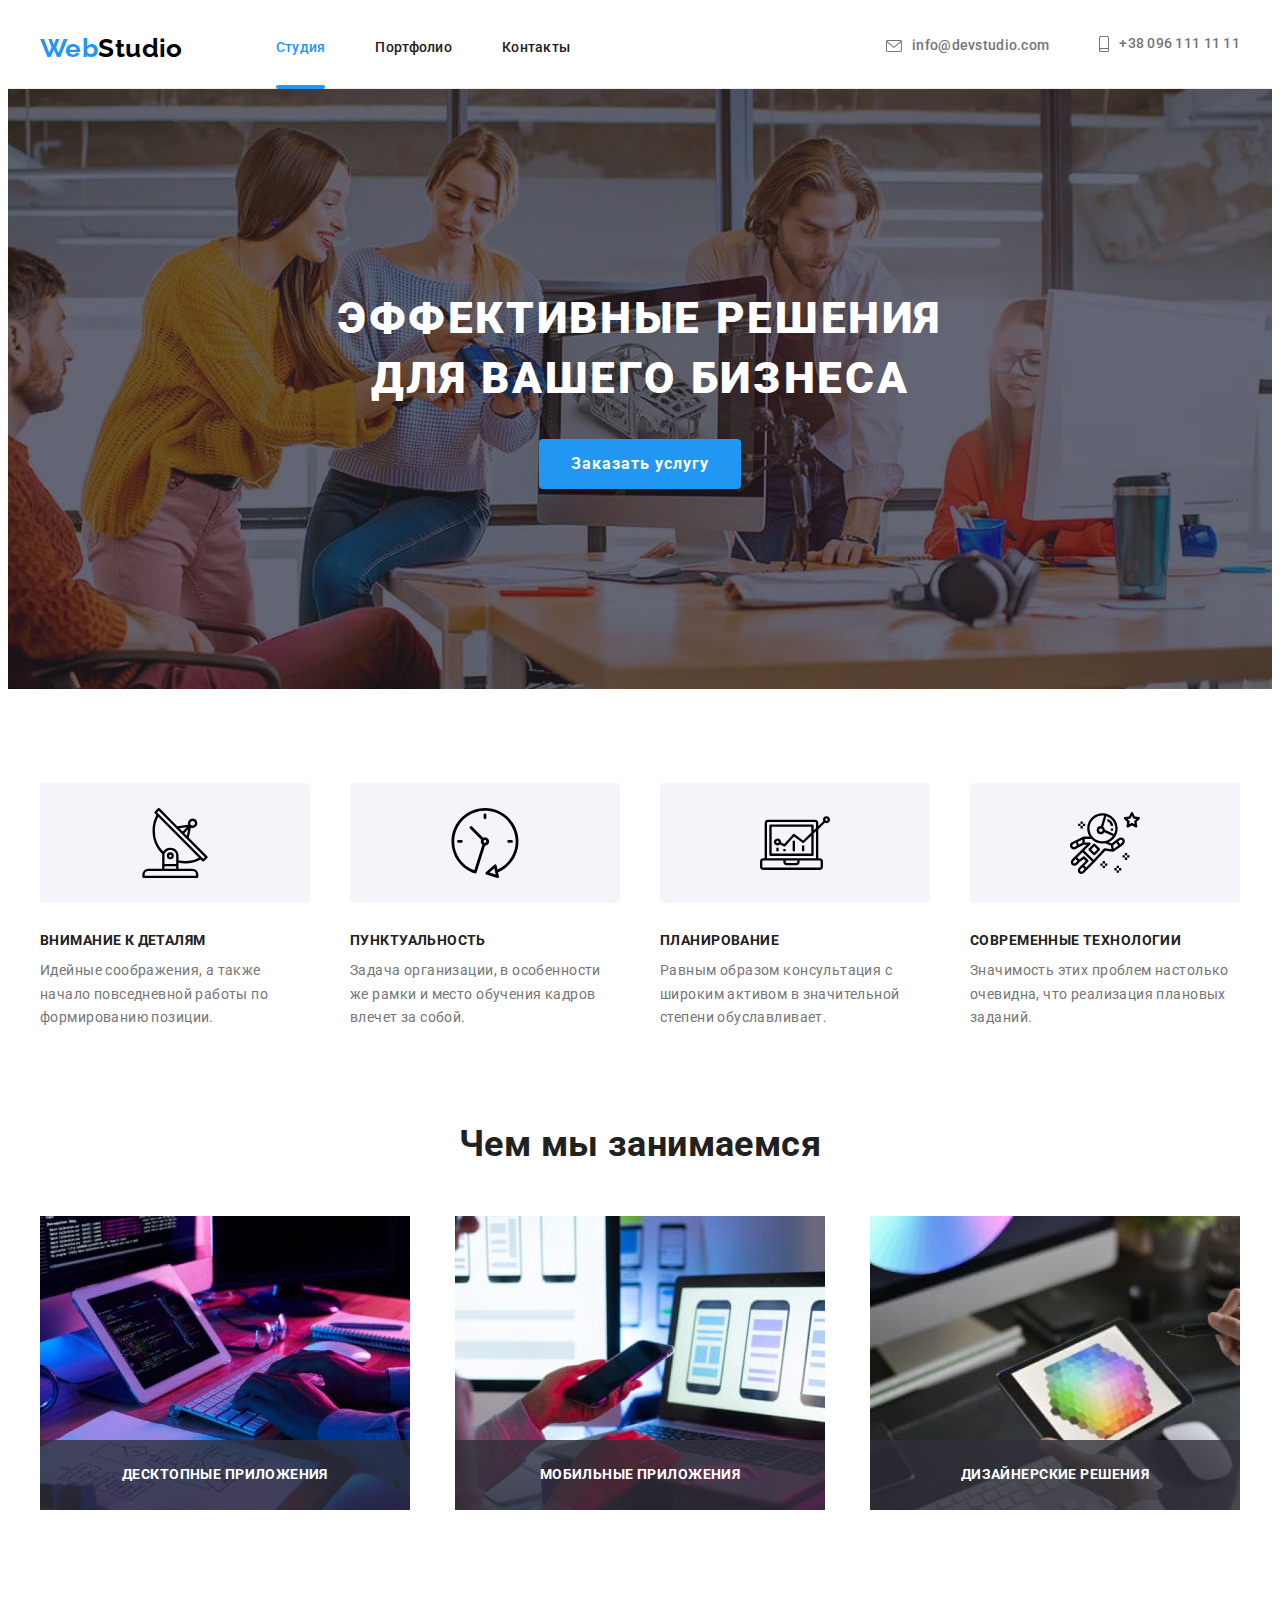
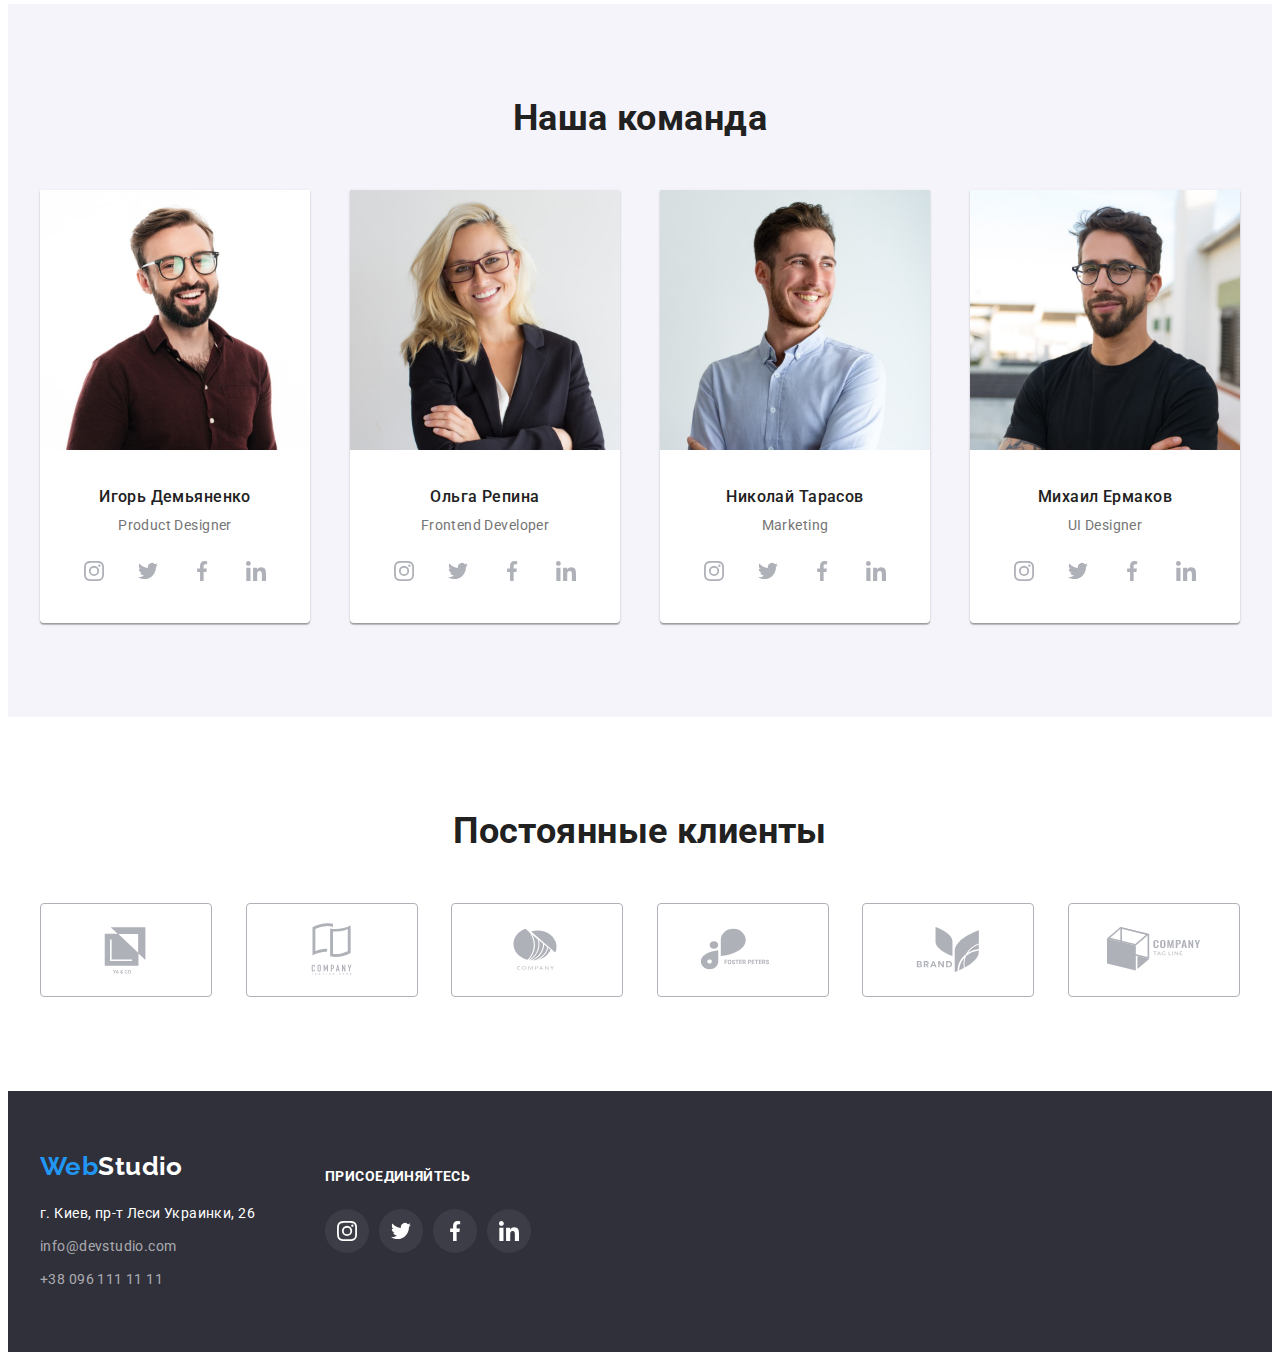
<file: index.html>
<!DOCTYPE html>
<html lang="ru">
  <head>
    <meta charset="UTF-8" />
    <meta http-equiv="X-UA-Compatible" content="IE=edge" />
    <meta name="viewport" content="width=device-width, initial-scale=1.0" />
    <title>WebStudio</title>
    <link
      href="https://fonts.googleapis.com/css2?family=Raleway:wght@700&family=Roboto:wght@400;500;700;900&display=swap"
      rel="stylesheet"
    />
    <link
      rel="stylesheet"
      href="https://cdnjs.cloudflare.com/ajax/libs/modern-normalize/1.1.0/modern-normalize.min.css"
      integrity="sha512-wpPYUAdjBVSE4KJnH1VR1HeZfpl1ub8YT/NKx4PuQ5NmX2tKuGu6U/JRp5y+Y8XG2tV+wKQpNHVUX03MfMFn9Q=="
      crossorigin="anonymous"
      referrerpolicy="no-referrer"
    />
    <link rel="stylesheet" href="./css/style.css" />
  </head>
  <body>
    <!-- Модальное окно -->
    <div class="backdrop is-hidden" data-modal>
      <div class="modal">
        <button class="modal-button" data-modal-close>
          <svg width="30" height="30" class="modal-icon">
            <use href="./images/icons.svg#icon-close"></use>
          </svg>
        </button>
      </div>
    </div>

    <!-- Шапка сайта -->
    <header>
      <section class="header">
        <div class="container main-nav">
          <nav class="left-nav">
            <a href="./index.html" class="logo"
              ><span class="logo-accent">Web</span>Studio</a
            >

            <ul class="nav list">
              <li class="item">
                <a href="" class="nav-link current">Студия</a>
              </li>
              <li class="item">
                <a href="./portfolio.html" class="nav-link">Портфолио</a>
              </li>
              <li class="item"><a href="" class="nav-link">Контакты</a></li>
            </ul>
          </nav>

          <ul class="address-list list">
            <li class="item">
              <a href="mailto:info@devstudio.com" class="address-info">
                <svg width="16" height="12" class="header-icon">
                  <use href="./images/icons.svg#icon-envelope"></use>
                </svg>
                info@devstudio.com</a
              >
            </li>
            <li class="item">
              <a href="tel:+380961111111" class="address-info">
                <svg width="10" height="16" class="header-icon">
                  <use href="./images/icons.svg#icon-smartphone"></use>
                </svg>
                +38 096 111 11 11</a
              >
            </li>
          </ul>
        </div>
      </section>
    </header>

    <!-- Главная секция -->
    <main>
      <!-- Герой -->
      <section class="hero">
        <h1 class="hero-title">Эффективные решения для вашего бизнеса</h1>
        <button type="button" class="hero-button button" data-modal-open>
          Заказать услугу
        </button>
      </section>

      <!-- Наши преимущества -->
      <section class="features">
        <div class="container">
          <ul class="list">
            <li class="item">
              <div class="featutes-card">
                <svg width="70" height="70" class="item-icon">
                  <use href="./images/icons.svg#icon-antenna"></use>
                </svg>
              </div>
              <h3 class="features-title">Внимание к деталям</h3>
              <p>
                Идейные соображения, а также начало повседневной работы по
                формированию позиции.
              </p>
            </li>
            <li class="item">
              <div class="featutes-card">
                <svg width="70" height="70" class="item-icon">
                  <use href="./images/icons.svg#icon-clock"></use>
                </svg>
              </div>
              <h3 class="features-title">Пунктуальность</h3>
              <p class="features-description">
                Задача организации, в особенности же рамки и место обучения
                кадров влечет за собой.
              </p>
            </li>
            <li class="item">
              <div class="featutes-card">
                <svg width="70" height="70" class="item-icon">
                  <use href="./images/icons.svg#icon-diagram"></use>
                </svg>
              </div>
              <h3 class="features-title">Планирование</h3>
              <p class="features-description">
                Равным образом консультация с широким активом в значительной
                степени обуславливает.
              </p>
            </li>
            <li class="item">
              <div class="featutes-card">
                <svg width="70" height="70" class="item-icon">
                  <use href="./images/icons.svg#icon-astronaut"></use>
                </svg>
              </div>
              <h3 class="features-title">Современные технологии</h3>
              <p class="features-description">
                Значимость этих проблем настолько очевидна, что реализация
                плановых заданий.
              </p>
            </li>
          </ul>
        </div>
      </section>

      <!-- Чем мы занимаемся -->
      <section class="services">
        <div class="container">
          <h2 class="services-title title">Чем мы занимаемся</h2>

          <ul class="services-list list">
            <li class="item">
              <img
                src="./images/box1.jpeg"
                width="370"
                height="294"
                alt="Человек набирает код на планшете. Рядом блок-схема и монитор"
              />

              <div class="caption">
                <h3 class="caption-text">Десктопные приложения</h3>
              </div>
            </li>
            <li class="item">
              <img
                src="./images/box2.jpeg"
                width="370"
                height="294"
                alt="Человек делает прототипы экранов и держит телефон"
              />

              <div class="caption">
                <h3 class="caption-text">Мобильные приложения</h3>
              </div>
            </li>
            <li class="item">
              <img
                src="./images/box3.jpeg"
                width="370"
                height="294"
                alt="Человек держит планшет с цветовой схемой. На заднем плане монитор, клавиатура и компьютерная мышь"
              />

              <div class="caption">
                <h3 class="caption-text">Дизайнерские решения</h3>
              </div>
            </li>
          </ul>
        </div>
      </section>

      <!-- Наша команда -->
      <section class="team">
        <div class="container">
          <h2 class="team-title title">Наша команда</h2>

          <ul class="team-list list">
            <li class="item">
              <img
                src="./images/img.jpeg"
                width="270"
                height="260"
                alt="Парень в очках и красной рубашке улыбается"
                class="image"
              />
              <div class="item-content">
                <h3 class="name">Игорь Демьяненко</h3>
                <p class="job">Product Designer</p>

                <div class="socials">
                  <a href="#" class="social-container">
                    <svg width="20" height="20" class="team-social">
                      <use href="./images/icons.svg#icon-instagram"></use>
                    </svg>
                  </a>

                  <a href="#" class="social-container">
                    <svg width="20" height="20" class="team-social">
                      <use href="./images/icons.svg#icon-twitter"></use>
                    </svg>
                  </a>

                  <a href="#" class="social-container">
                    <svg width="20" height="20" class="team-social">
                      <use href="./images/icons.svg#icon-facebook"></use>
                    </svg>
                  </a>

                  <a href="#" class="social-container">
                    <svg width="20" height="20" class="team-social">
                      <use href="./images/icons.svg#icon-linkedin"></use>
                    </svg>
                  </a>
                </div>
              </div>
            </li>
            <li class="item">
              <img
                src="./images/img-1.jpeg"
                width="270"
                height="260"
                alt="Женщина со светлыми очками в очках и пиджаке улыбается"
                class="image"
              />
              <div class="item-content">
                <h3 class="name">Ольга Репина</h3>
                <p class="job">Frontend Developer</p>

                <div class="socials">
                  <a href="#" class="social-container">
                    <svg width="20" height="20" class="team-social">
                      <use href="./images/icons.svg#icon-instagram"></use>
                    </svg>
                  </a>

                  <a href="#" class="social-container">
                    <svg width="20" height="20" class="team-social">
                      <use href="./images/icons.svg#icon-twitter"></use>
                    </svg>
                  </a>

                  <a href="#" class="social-container">
                    <svg width="20" height="20" class="team-social">
                      <use href="./images/icons.svg#icon-facebook"></use>
                    </svg>
                  </a>

                  <a href="#" class="social-container">
                    <svg width="20" height="20" class="team-social">
                      <use href="./images/icons.svg#icon-linkedin"></use>
                    </svg>
                  </a>
                </div>
              </div>
            </li>
            <li class="item">
              <img
                src="./images/img-2.jpeg"
                width="270"
                height="260"
                alt="Парень в голубой рубашке улыбается"
                class="image"
              />
              <div class="item-content">
                <h3 class="name">Николай Тарасов</h3>
                <p class="job">Marketing</p>

                <div class="socials">
                  <a href="#" class="social-container">
                    <svg width="20" height="20" class="team-social">
                      <use href="./images/icons.svg#icon-instagram"></use>
                    </svg>
                  </a>

                  <a href="#" class="social-container">
                    <svg width="20" height="20" class="team-social">
                      <use href="./images/icons.svg#icon-twitter"></use>
                    </svg>
                  </a>

                  <a href="#" class="social-container">
                    <svg width="20" height="20" class="team-social">
                      <use href="./images/icons.svg#icon-facebook"></use>
                    </svg>
                  </a>

                  <a href="#" class="social-container">
                    <svg width="20" height="20" class="team-social">
                      <use href="./images/icons.svg#icon-linkedin"></use>
                    </svg>
                  </a>
                </div>
              </div>
            </li>
            <li class="item">
              <img
                src="./images/img-3.jpeg"
                width="270"
                height="260"
                alt="Парень в очках и черной футболке ухмыляется"
              />
              <div class="item-content">
                <h3 class="name">Михаил Ермаков</h3>
                <p class="job">UI Designer</p>

                <div class="socials">
                  <a href="#" class="social-container">
                    <svg width="20" height="20" class="team-social">
                      <use href="./images/icons.svg#icon-instagram"></use>
                    </svg>
                  </a>

                  <a href="#" class="social-container">
                    <svg width="20" height="20" class="team-social">
                      <use href="./images/icons.svg#icon-twitter"></use>
                    </svg>
                  </a>

                  <a href="#" class="social-container">
                    <svg width="20" height="20" class="team-social">
                      <use href="./images/icons.svg#icon-facebook"></use>
                    </svg>
                  </a>

                  <a href="#" class="social-container">
                    <svg width="20" height="20" class="team-social">
                      <use href="./images/icons.svg#icon-linkedin"></use>
                    </svg>
                  </a>
                </div>
              </div>
            </li>
          </ul>
        </div>
      </section>
    </main>

    <!-- Постоянные клиенты -->
    <section class="clients">
      <div class="container">
        <h2 class="title">Постоянные клиенты</h2>

        <div class="clients-list">
          <a href="#" class="clients-container">
            <svg width="106" height="60" class="clients-icon">
              <use href="./images/icons.svg#icon-logo-1"></use>
            </svg>
          </a>

          <a href="#" class="clients-container">
            <svg width="106" height="60" class="clients-icon">
              <use href="./images/icons.svg#icon-logo-2"></use>
            </svg>
          </a>

          <a href="#" class="clients-container">
            <svg width="106" height="60" class="clients-icon">
              <use href="./images/icons.svg#icon-logo-3"></use>
            </svg>
          </a>

          <a href="#" class="clients-container">
            <svg width="106" height="60" class="clients-icon">
              <use href="./images/icons.svg#icon-logo-4"></use>
            </svg>
          </a>

          <a href="#" class="clients-container">
            <svg width="106" height="60" class="clients-icon">
              <use href="./images/icons.svg#icon-logo-5"></use>
            </svg>
          </a>

          <a href="#" class="clients-container">
            <svg width="106" height="60" class="clients-icon">
              <use href="./images/icons.svg#icon-logo-6"></use>
            </svg>
          </a>
        </div>
      </div>
    </section>

    <!-- Футер -->
    <footer class="footer">
      <div class="container">
        <div class="footer-container">
          <div class="address-data">
            <a href="./index.html" class="footer-logo logo"
              ><span class="logo-accent">Web</span>Studio</a
            >
            <address class="footer-address">
              г. Киев, пр-т Леси Украинки, 26
            </address>
            <ul class="address list">
              <li class="item">
                <a href="mailto:info@devstudio.com" class="address-info"
                  >info@devstudio.com</a
                >
              </li>
              <li class="item">
                <a href="tel:+380961111111" class="address-info"
                  >+38 096 111 11 11</a
                >
              </li>
            </ul>
          </div>

          <div class="socials">
            <h3 class="socials-title">присоединяйтесь</h3>

            <div class="socials-container">
              <a href="#" class="social-area">
                <svg width="20" height="20" class="footer-social">
                  <use href="./images/icons.svg#icon-instagram"></use>
                </svg>
              </a>

              <a href="#" class="social-area">
                <svg width="20" height="20" class="footer-social">
                  <use href="./images/icons.svg#icon-twitter"></use>
                </svg>
              </a>

              <a href="#" class="social-area">
                <svg width="20" height="20" class="footer-social">
                  <use href="./images/icons.svg#icon-facebook"></use>
                </svg>
              </a>

              <a href="#" class="social-area">
                <svg width="20" height="20" class="footer-social">
                  <use href="./images/icons.svg#icon-linkedin"></use>
                </svg>
              </a>
            </div>
          </div>
        </div>
      </div>
    </footer>

    <script src="./js/modal.js"></script>
  </body>
</html>
</file>
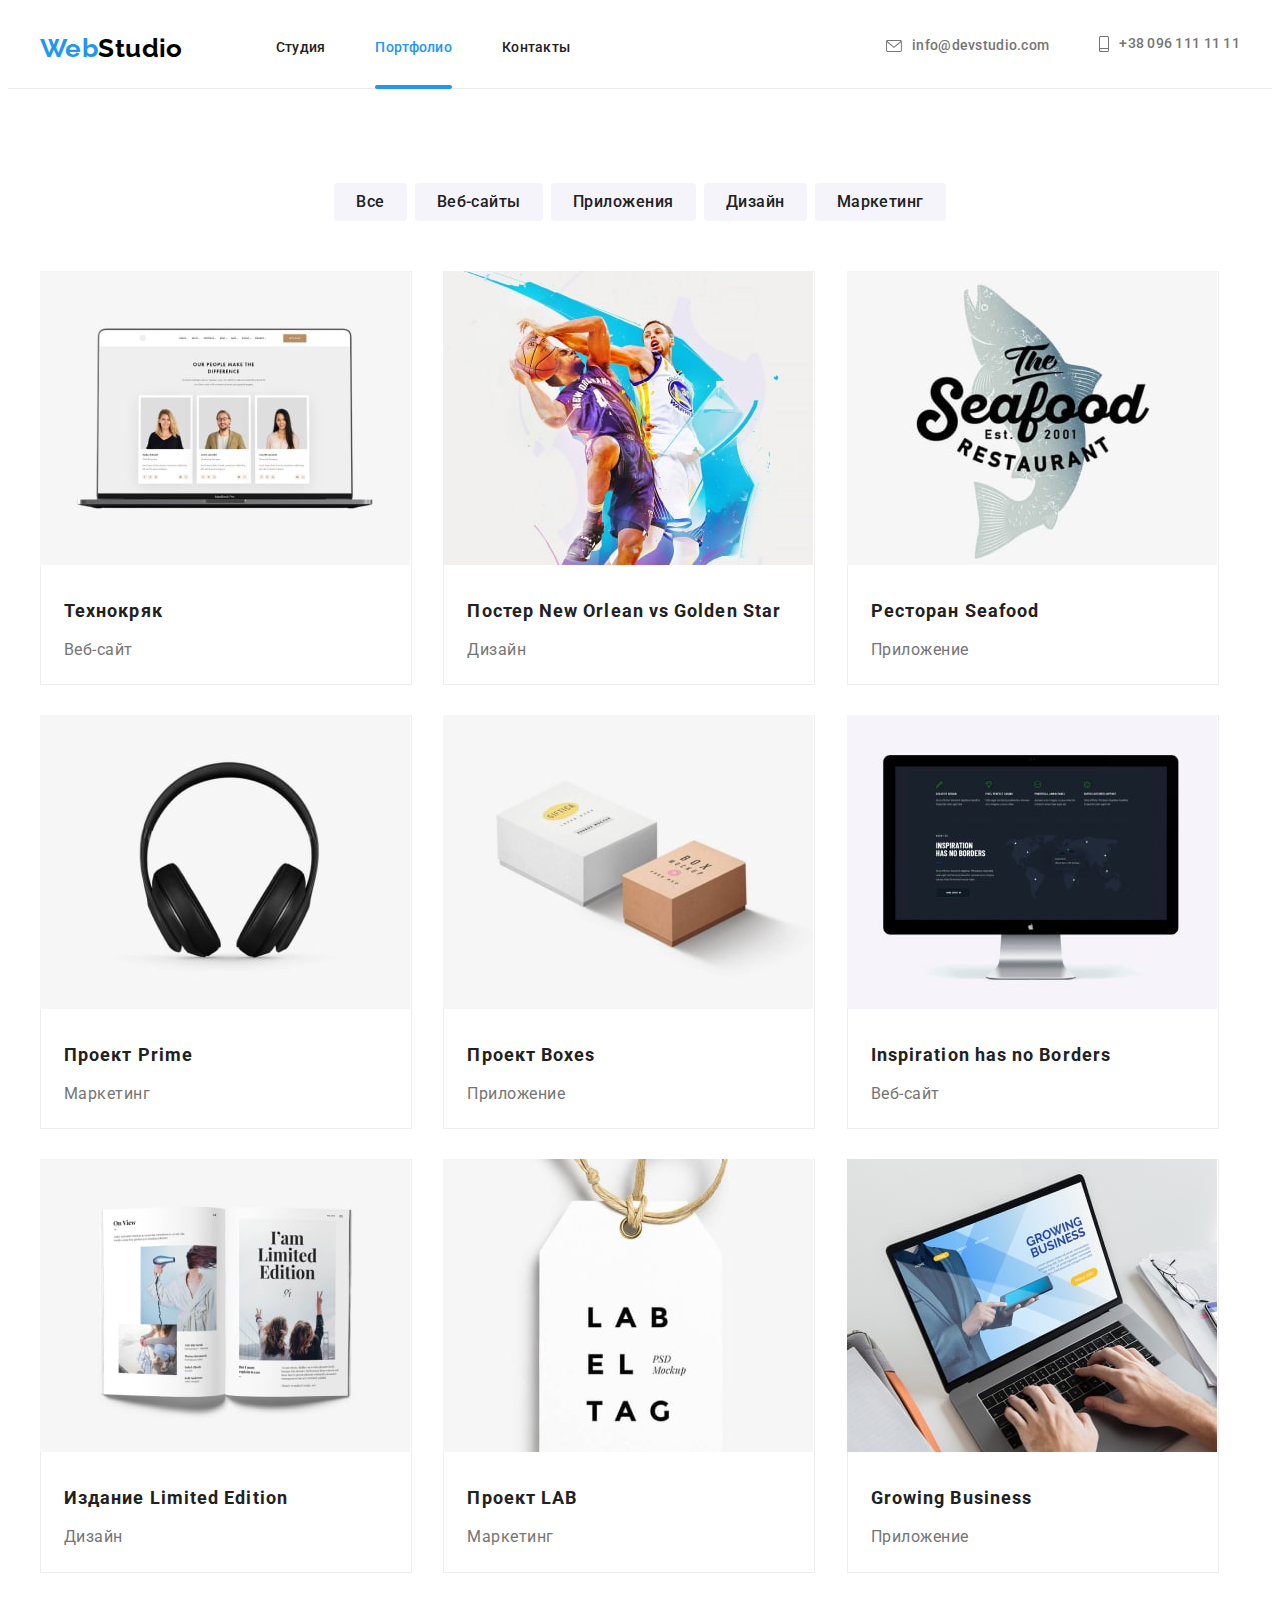
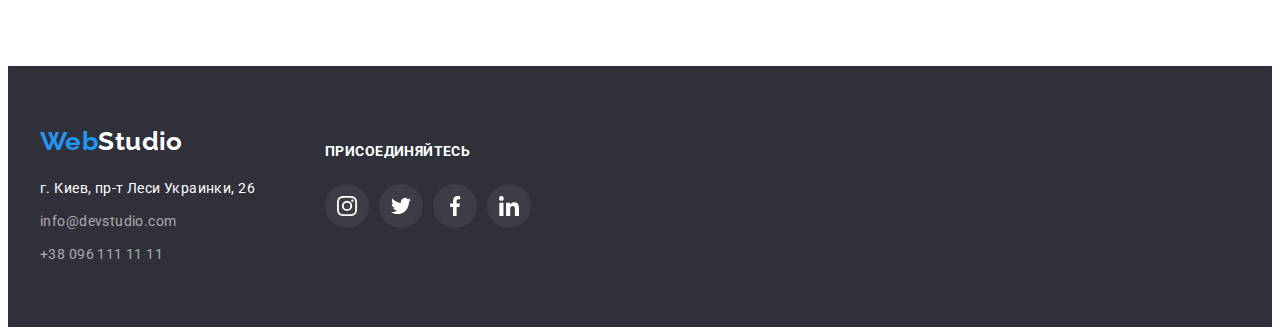
<file: portfolio.html>
<!DOCTYPE html>
<html lang="ru">
  <head>
    <meta charset="UTF-8" />
    <meta http-equiv="X-UA-Compatible" content="IE=edge" />
    <meta name="viewport" content="width=device-width, initial-scale=1.0" />
    <title>Portfolio</title>
    <link
      href="https://fonts.googleapis.com/css2?family=Raleway:wght@700&family=Roboto:wght@400;500;700;900&display=swap"
      rel="stylesheet"
    />
    <link
      rel="stylesheet"
      href="https://cdnjs.cloudflare.com/ajax/libs/modern-normalize/1.1.0/modern-normalize.min.css"
      integrity="sha512-wpPYUAdjBVSE4KJnH1VR1HeZfpl1ub8YT/NKx4PuQ5NmX2tKuGu6U/JRp5y+Y8XG2tV+wKQpNHVUX03MfMFn9Q=="
      crossorigin="anonymous"
      referrerpolicy="no-referrer"
    />
    <link rel="stylesheet" href="./css/style.css" />
  </head>
  <body>
    <!-- Шапка сайта -->
    <header>
      <section class="header">
        <div class="container main-nav">
          <nav class="left-nav">
            <a href="./index.html" class="logo"
              ><span class="logo-accent">Web</span>Studio</a
            >

            <ul class="nav list">
              <li class="item">
                <a href="./index.html" class="nav-link">Студия</a>
              </li>
              <li class="item">
                <a href="" class="nav-link current">Портфолио</a>
              </li>
              <li class="item"><a href="" class="nav-link">Контакты</a></li>
            </ul>
          </nav>

          <ul class="address-list list">
            <li class="item">
              <a href="mailto:info@devstudio.com" class="address-info">
                <svg width="16" height="12" class="header-icon">
                  <use href="./images/icons.svg#icon-envelope"></use>
                </svg>
                info@devstudio.com</a
              >
            </li>
            <li class="item">
              <a href="tel:+380961111111" class="address-info">
                <svg width="10" height="16" class="header-icon">
                  <use href="./images/icons.svg#icon-smartphone"></use>
                </svg>
                +38 096 111 11 11</a
              >
            </li>
          </ul>
        </div>
      </section>
    </header>

    <!-- Портфолио -->
    <section class="portfolio">
      <div class="container">
        <ul class="portfolio-list list">
          <li class="item">
            <button type="button" class="portfolio-button button">Все</button>
          </li>
          <li class="item">
            <button type="button" class="portfolio-button button">
              Веб-сайты
            </button>
          </li>
          <li class="item">
            <button type="button" class="portfolio-button button">
              Приложения
            </button>
          </li>
          <li class="item">
            <button type="button" class="portfolio-button button">
              Дизайн
            </button>
          </li>
          <li class="item">
            <button type="button" class="portfolio-button button">
              Маркетинг
            </button>
          </li>
        </ul>

        <div class="list-content">
          <ul class="portfolio-content list">
            <li class="portfolio-project">
              <a href="" class="portfolio-item">
                <div class="item-border"></div>
                <div class="portfolio-img">
                  <img
                    src="./images/images-portfolio/img-min.jpg"
                    alt="ноутбук с изображением команды на экране"
                    width="100%"
                    height="294"
                    class="image"
                  />

                  <div class="caption">
                    <p class="text">
                      Технокряк это современная площадка распространения
                      коронавируса. Компании используют эту платформу для
                      цифрового шпионажа и атак на защищённые сервера
                      конкурентов.
                    </p>
                  </div>
                </div>

                <div class="description-content">
                  <h2 class="portfolio-title">Технокряк</h2>
                  <p class="portfolio-description">Веб-сайт</p>
                </div>
              </a>
            </li>
            <li class="portfolio-project">
              <a href="" class="portfolio-item">
                <div class="item-border"></div>
                <div class="portfolio-img">
                  <img
                    src="./images/images-portfolio/img-1-min.jpg"
                    alt="баскетболисты ловят мяч"
                    width="370"
                    height="294"
                  />

                  <div class="caption">
                    <p class="text">
                      Технокряк это современная площадка распространения
                      коронавируса. Компании используют эту платформу для
                      цифрового шпионажа и атак на защищённые сервера
                      конкурентов.
                    </p>
                  </div>
                </div>

                <div class="description-content">
                  <h2 class="portfolio-title">
                    Постер <span lang="en">New Orlean vs Golden Star</span>
                  </h2>
                  <p class="portfolio-description">Дизайн</p>
                </div>
              </a>
            </li>

            <li class="portfolio-project">
              <a href="" class="portfolio-item">
                <div class="item-border"></div>
                <div class="portfolio-img">
                  <img
                    src="./images/images-portfolio/img-2-min.jpg"
                    alt="изображение названия ресторана"
                    width="370"
                    height="294"
                  />

                  <div class="caption">
                    <p class="text">
                      Технокряк это современная площадка распространения
                      коронавируса. Компании используют эту платформу для
                      цифрового шпионажа и атак на защищённые сервера
                      конкурентов.
                    </p>
                  </div>
                </div>

                <div class="description-content">
                  <h2 class="portfolio-title">
                    Ресторан <span lang="en">Seafood</span>
                  </h2>
                  <p class="portfolio-description">Приложение</p>
                </div>
              </a>
            </li>

            <li class="portfolio-project">
              <a href="" class="portfolio-item">
                <div class="item-border"></div>
                <div class="portfolio-img">
                  <img
                    src="./images/images-portfolio/img-3-min.jpg"
                    alt="наушники"
                    width="370"
                    height="294"
                  />

                  <div class="caption">
                    <p class="text">
                      Технокряк это современная площадка распространения
                      коронавируса. Компании используют эту платформу для
                      цифрового шпионажа и атак на защищённые сервера
                      конкурентов.
                    </p>
                  </div>
                </div>

                <div class="description-content">
                  <h2 class="portfolio-title">
                    Проект <span lang="en">Prime</span>
                  </h2>
                  <p class="portfolio-description">Маркетинг</p>
                </div>
              </a>
            </li>

            <li class="portfolio-project">
              <a href="" class="portfolio-item">
                <div class="item-border"></div>
                <div class="portfolio-img">
                  <img
                    src="./images/images-portfolio/img-4-min.jpg"
                    alt="две коробки"
                    width="370"
                    height="294"
                  />

                  <div class="caption">
                    <p class="text">
                      Технокряк это современная площадка распространения
                      коронавируса. Компании используют эту платформу для
                      цифрового шпионажа и атак на защищённые сервера
                      конкурентов.
                    </p>
                  </div>
                </div>

                <div class="description-content">
                  <h2 class="portfolio-title">
                    Проект <span lang="en">Boxes</span>
                  </h2>
                  <p class="portfolio-description">Приложение</p>
                </div>
              </a>
            </li>

            <li class="portfolio-project">
              <a href="" class="portfolio-item">
                <div class="item-border"></div>
                <div class="portfolio-img">
                  <img
                    src="./images/images-portfolio/img-5-min.jpg"
                    alt="монитор"
                    width="370"
                    height="294"
                  />

                  <div class="caption">
                    <p class="text">
                      Технокряк это современная площадка распространения
                      коронавируса. Компании используют эту платформу для
                      цифрового шпионажа и атак на защищённые сервера
                      конкурентов.
                    </p>
                  </div>
                </div>

                <div class="description-content">
                  <h2 class="portfolio-title">
                    <span lang="en">Inspiration has no Borders</span>
                  </h2>
                  <p class="portfolio-description">Веб-сайт</p>
                </div>
              </a>
            </li>

            <li class="portfolio-project">
              <a href="" class="portfolio-item">
                <div class="item-border"></div>
                <div class="portfolio-img">
                  <img
                    src="./images/images-portfolio/img-6-min.jpg"
                    alt="раскрытая книга с изобрадениями и надписями"
                    width="370"
                    height="294"
                  />

                  <div class="caption">
                    <p class="text">
                      Технокряк это современная площадка распространения
                      коронавируса. Компании используют эту платформу для
                      цифрового шпионажа и атак на защищённые сервера
                      конкурентов.
                    </p>
                  </div>
                </div>

                <div class="description-content">
                  <h2 class="portfolio-title">
                    Издание <span lang="en">Limited Edition</span>
                  </h2>
                  <p class="portfolio-description">Дизайн</p>
                </div>
              </a>
            </li>

            <li class="portfolio-project">
              <a href="" class="portfolio-item">
                <div class="item-border"></div>
                <div class="portfolio-img">
                  <img
                    src="./images/images-portfolio/img-7-min.jpg"
                    alt="ярлык на веревке"
                    width="370"
                    height="294"
                  />

                  <div class="caption">
                    <p class="text">
                      Технокряк это современная площадка распространения
                      коронавируса. Компании используют эту платформу для
                      цифрового шпионажа и атак на защищённые сервера
                      конкурентов.
                    </p>
                  </div>
                </div>

                <div class="description-content">
                  <h2 class="portfolio-title">
                    Проект <span lang="en">LAB</span>
                  </h2>
                  <p class="portfolio-description">Маркетинг</p>
                </div>
              </a>
            </li>

            <li class="portfolio-project">
              <a href="" class="portfolio-item">
                <div class="item-border"></div>
                <div class="portfolio-img">
                  <img
                    src="./images/images-portfolio/img-8-min.jpg"
                    alt="печатающий человек"
                    width="370"
                    height="294"
                  />

                  <div class="caption">
                    <p class="text">
                      Технокряк это современная площадка распространения
                      коронавируса. Компании используют эту платформу для
                      цифрового шпионажа и атак на защищённые сервера
                      конкурентов.
                    </p>
                  </div>
                </div>

                <div class="description-content">
                  <h2 class="portfolio-title">
                    <span lang="en">Growing Business</span>
                  </h2>
                  <p class="portfolio-description">Приложение</p>
                </div>
              </a>
            </li>
          </ul>
        </div>
      </div>
    </section>

    <!-- Футер -->
    <footer class="footer">
      <div class="container">
        <div class="footer-container">
          <div class="address-data">
            <a href="./index.html" class="footer-logo logo"
              ><span class="logo-accent">Web</span>Studio</a
            >
            <address class="footer-address">
              г. Киев, пр-т Леси Украинки, 26
            </address>
            <ul class="address list">
              <li class="item">
                <a href="mailto:info@devstudio.com" class="address-info"
                  >info@devstudio.com</a
                >
              </li>
              <li class="item">
                <a href="tel:+380961111111" class="address-info"
                  >+38 096 111 11 11</a
                >
              </li>
            </ul>
          </div>

          <div class="socials">
            <h3 class="socials-title">присоединяйтесь</h3>

            <div class="socials-container">
              <a href="#" class="social-area">
                <svg width="20" height="20" class="footer-social">
                  <use href="./images/icons.svg#icon-instagram"></use>
                </svg>
              </a>

              <a href="#" class="social-area">
                <svg width="20" height="20" class="footer-social">
                  <use href="./images/icons.svg#icon-twitter"></use>
                </svg>
              </a>

              <a href="#" class="social-area">
                <svg width="20" height="20" class="footer-social">
                  <use href="./images/icons.svg#icon-facebook"></use>
                </svg>
              </a>

              <a href="#" class="social-area">
                <svg width="20" height="20" class="footer-social">
                  <use href="./images/icons.svg#icon-linkedin"></use>
                </svg>
              </a>
            </div>
          </div>
        </div>
      </div>
    </footer>
  </body>
</html>
</file>
<file: css/style.css>
:root {
  --primary-text-color: #757575;
  --title-text-color: #212121;
  --accent-color: #2196f3;
  --primary-background-color: #ffffff;
  --black-color: #000000;
  --icons-color: #afb1b8;
}

body {
  background-color: var(--primary-background-color);
  color: var(--primary-text-color);

  font-family: "Roboto", sans-serif;
  font-size: 14px;
  font-weight: 400;
  line-height: 1.71;
  letter-spacing: 0.03em;
}

/* Утилиты */
.list {
  padding: 0;
  margin: 0;
  list-style: none;
}

.container {
  max-width: 1200px;
  padding-left: 15px;
  padding-right: 15px;
  margin-left: auto;
  margin-right: auto;
}

h1,
h2,
h3,
h4,
h5,
p {
  margin: 0;
}
/* Модальное окно */
.backdrop {
  position: fixed;
  width: 100vw;
  height: 100vh;

  background-color: rgba(0, 0, 0, 0.2);

  opacity: 1;
  z-index: 2;

  transition: opacity 250ms cubic-bezier(0.4, 0, 0.2, 1);
}

.backdrop.is-hidden {
  opacity: 0;
}

.is-hidden {
  opacity: 0;
  pointer-events: none;
}
.backdrop.is-hidden .modal {
  transform: translate(-50%, -50%) scale(0.7);
}
.modal {
  position: absolute;
  top: 50%;
  left: 50%;

  min-height: 581px;
  min-width: 528px;

  background-color: var(--primary-background-color);
  transform: translate(-50%, -50%) scale(1);

  transition: transform 250ms cubic-bezier(0.4, 0, 0.2, 1);
}

.modal-button {
  position: absolute;
  top: 8px;
  right: 8px;

  padding: 0;
  border: none;
  background: none;

  cursor: pointer;
}
/* Главная навигация */
.header {
  border-bottom: 1px solid #ececec;
}
.main-nav {
  display: flex;
  align-items: center;
  flex-wrap: wrap;
}

.left-nav {
  display: flex;
  align-items: center;
  flex-wrap: wrap;
}
/* Лого */
.logo {
  margin: auto 0;
  font-family: "Raleway", sans-serif;
  font-weight: 700;
  font-size: 26px;
  line-height: 1.19;
  text-decoration: none;
  text-align: center;

  color: var(--black-color);
}

.logo-accent {
  color: var(--accent-color);
}

/* Навигация */

.nav {
  display: flex;
  margin-left: 93px;
  flex-wrap: wrap;
}
.nav-link {
  display: block;
  padding-top: 32px;
  padding-bottom: 32px;

  font-weight: 500;
  line-height: 1.14;
  letter-spacing: 0.02em;

  color: var(--title-text-color);

  list-style: none;
  text-decoration: none;

  transition: color 250ms cubic-bezier(0.4, 0, 0.2, 1);
}
.nav .item {
  margin-right: 50px;
}

.nav .item:last-child {
  margin-right: 0px;
}
.nav-link:hover,
.nav-link:focus {
  color: var(--accent-color);
}
.nav-link.current {
  color: var(--accent-color);
  position: relative;

  z-index: 1;
}

.item .current::after {
  content: "";
  width: 100%;
  height: 4px;
  background-color: var(--accent-color);
  position: absolute;
  bottom: -1px;
  left: 0;

  border-radius: 2px;
}
/* Адрес */
.address-list {
  display: flex;
  margin-left: auto;
  flex-wrap: wrap;

  transition: color 250ms cubic-bezier(0.4, 0, 0.2, 1);
}

.address-info {
  display: inline-flex;
  align-items: center;
}
.address-list .item + .item {
  margin-left: 50px;
}
.address-list .item:hover,
.address-list .item:focus {
  color: var(--accent-color);
}
.header-icon {
  margin-right: 10px;
  fill: currentColor;
}

.address-info {
  font-weight: 500;
  font-size: 14px;
  line-height: 1.14;
  letter-spacing: 0.02em;
  color: var(--primary-text-color);

  text-decoration: none;

  transition: color 250ms cubic-bezier(0.4, 0, 0.2, 1);
}

.address-info:hover,
.address-info:focus {
  color: var(--accent-color);
}

/* Герой */
.hero {
  padding-top: 200px;
  padding-bottom: 200px;

  background-image: linear-gradient(
      to right,
      rgba(47, 48, 58, 0.4),
      rgba(47, 48, 58, 0.4)
    ),
    url(../images/img-background.jpeg);
  background-repeat: no-repeat;
  background-size: cover;
  background-position: center;
  background-color: #2f303a;
}

.hero-title {
  width: 696px;
  margin: 0 auto 30px;

  font-weight: 900;
  font-size: 44px;
  line-height: 1.36;
  text-align: center;
  letter-spacing: 0.06em;
  text-transform: uppercase;

  color: #ffffff;
}

.button {
  padding: 0;
  border: none;
  background: none;

  box-shadow: 0px 4px 4px rgba(0, 0, 0, 0.15);
  border-radius: 4px;

  font-family: "Roboto", sans-serif;
  font-size: 16px;
  text-align: center;

  cursor: pointer;
}
.hero-button {
  display: block;
  margin: 0 auto;

  min-width: 200px;
  height: 50px;
  padding: 10px 32px;

  font-weight: 700;
  line-height: 1.87;
  text-align: center;
  letter-spacing: 0.06em;

  color: #ffffff;
  background-color: var(--accent-color);

  transition: background-color 250ms cubic-bezier(0.4, 0, 0.2, 1),
    color 250ms cubic-bezier(0.4, 0, 0.2, 1);
}
.hero-button:hover,
.hero-button:focus {
  background-color: #2196f3;
  color: var(--primary-background-color);
}

/* Наши преимущества */
.features {
  padding-top: 94px;
  padding-bottom: 94px;
}
.features .list {
  display: flex;
  justify-content: space-between;
  flex-wrap: wrap;
}
.features .item {
  width: 270px;
}
.featutes-card {
  display: flex;
  align-items: center;
  justify-content: center;
  flex-wrap: wrap;

  width: 270px;
  height: 120px;
  margin-bottom: 30px;

  background-color: #f5f4fa;
  border-radius: 4px;
}

.features .item:nth-child(1):before {
  background-image: url(../images/icons.svg#icon-antenna);
}
.features-title {
  margin-bottom: 10px;

  font-size: 14px;
  font-weight: 700;
  line-height: 1.14;
  text-transform: uppercase;

  color: var(--title-text-color);
}

/* Чем мы занимаемся */
.services {
  padding-bottom: 94px;
}
.title {
  font-weight: 700;
  font-size: 36px;
  line-height: 1.16;
  text-align: center;

  color: var(--title-text-color);
}
.services-title {
  margin-bottom: 50px;
}
.services-list {
  display: flex;
  justify-content: space-between;
  flex-wrap: wrap;
}

.services-list .item {
  position: relative;

  width: 370px;
  height: 294px;
}
.services-list .caption {
  position: absolute;
  bottom: 0;
  left: 0;

  content: "";
  height: 70px;
  width: 100%;

  background-color: rgba(47, 48, 58, 0.8);
}

.services-list .caption-text {
  position: absolute;
  top: 50%;
  left: 50%;
  transform: translate(-50%, -50%);
  width: 100%;

  font-weight: bold;
  font-size: 14px;
  line-height: 1.14;
  text-align: center;
  letter-spacing: 0.03em;
  text-transform: uppercase;

  color: #ffffff;
}
/* Наша команда */
.team {
  padding-top: 94px;
  padding-bottom: 94px;

  background-color: #f5f4fa;
}
.team-title {
  margin-bottom: 50px;
}
.team-list {
  display: flex;
  justify-content: space-between;
  flex-wrap: wrap;
}
.team .item {
  box-shadow: 0px 1px 3px rgba(0, 0, 0, 0.12), 0px 1px 1px rgba(0, 0, 0, 0.14),
    0px 2px 1px rgba(0, 0, 0, 0.2);
  border-radius: 0px 0px 4px 4px;

  width: 270px;
  background-color: var(--primary-background-color);
}

.item-content {
  padding-top: 30px;
  padding-bottom: 30px;
}
.team .name {
  margin-bottom: 10px;
  font-weight: 500;
  font-size: 16px;
  line-height: 1.18;
  text-align: center;

  color: var(--title-text-color);
}

.team .job {
  font-size: 14px;
  line-height: 1.18;
  text-align: center;

  color: var(--primary-text-color);
}
.team .socials {
  display: flex;
  justify-content: space-between;
  flex-wrap: wrap;

  width: 206px;
  height: 44px;
  margin-left: auto;
  margin-right: auto;
  margin-top: 16px;
}
.team .social-container {
  width: 44px;
  height: 44px;
  border-radius: 50%;

  transition: background-color 250ms cubic-bezier(0.4, 0, 0.2, 1),
    fill 250ms cubic-bezier(0.4, 0, 0.2, 1);
}
.team .social-container:hover,
.team .social-container:focus {
  background-color: var(--accent-color);
}

.team .social-container:hover .team-social {
  fill: white;
}
.team .social-container:focus .team-social {
  fill: white;
}
.team-social {
  display: block;
  margin: 12px;
  fill: var(--icons-color);
}

/* Клиенты */
.clients {
  padding: 94px 0;
}
.clients .title {
  margin-bottom: 50px;
}

.clients-list {
  display: flex;
  justify-content: space-between;
  flex-wrap: wrap;
}

.clients-container {
  width: 170px;
  height: 92px;
  border: 1px solid var(--icons-color);
  border-radius: 4px;

  transition: border 250ms cubic-bezier(0.4, 0, 0.2, 1);
}

.clients-container:hover,
.clients-container:focus {
  border: 1px solid var(--accent-color);
}

.clients-container:hover .clients-icon {
  fill: var(--accent-color);
}
.clients-container:focus .clients-icon {
  fill: var(--accent-color);
}
.clients-icon {
  margin-right: 32px;
  margin-left: 32px;
  margin-bottom: 16px;
  margin-top: 16px;

  fill: var(--icons-color);

  transition: fill 250ms cubic-bezier(0.4, 0, 0.2, 1);
}
/* Футер */
.footer {
  padding-top: 60px;
  padding-bottom: 60px;

  background-color: #2f303a;
}
.footer-container {
  display: flex;
  flex-wrap: wrap;
}

.footer .socials {
  margin-top: 14px;
  margin-left: 70px;
}

.footer-logo {
  display: inline-block;
  margin-bottom: 20px;

  color: #ffffff;
}
.footer-address {
  font-style: normal;
  color: #ffffff;
}
.footer .item {
  margin-top: 9px;
}
.footer .address-info {
  display: inline-block;

  color: rgba(255, 255, 255, 0.6);
  font-weight: 400;
  line-height: 1.71;
  letter-spacing: 0.03em;

  transition: color 250ms cubic-bezier(0.4, 0, 0.2, 1);
}

.footer .address-info:hover,
.footer .address-info:focus {
  color: var(--accent-color);
}

.socials-title {
  font-weight: bold;
  font-size: 14px;
  line-height: 1, 14;
  letter-spacing: 0.03em;
  text-transform: uppercase;
  margin-bottom: 20px;

  color: #ffffff;
}

.socials-container {
  display: flex;
  justify-content: space-between;
  width: 206px;
  height: 44px;
  flex-wrap: wrap;
}

.social-area {
  width: 44px;
  height: 44px;

  background-color: #ffffff10;
  border-radius: 50%;

  transition: background-color 250ms cubic-bezier(0.4, 0, 0.2, 1);
}

.social-area:hover,
.social-area:focus {
  background-color: var(--accent-color);
}
.footer-social {
  display: block;
  margin: 12px;

  fill: var(--primary-background-color);
}
/* --------------------страница Портфолио------------- */
.portfolio {
  padding-top: 94px;
  padding-bottom: 94px;
}
.portfolio-list {
  margin-bottom: 50px;
  display: flex;
  justify-content: center;
  flex-wrap: wrap;
}

.portfolio-list li {
  margin-right: 8px;
}
.portfolio-list li:last-child {
  margin-right: 0;
}

.portfolio-button {
  padding: 6px 22px;

  box-shadow: none;
  font-weight: 500;
  line-height: 1.62;
  letter-spacing: 0.03em;

  color: var(--title-text-color);
  background-color: #f5f4fa;

  transition: color 250ms cubic-bezier(0.4, 0, 0.2, 1),
    background-color 250ms cubic-bezier(0.4, 0, 0.2, 1),
    box-shadow 250ms cubic-bezier(0.4, 0, 0.2, 1);
}

.portfolio-button:hover,
.portfolio-button:focus {
  color: #ffffff;
  background-color: var(--accent-color);
  box-shadow: 0px 3px 1px rgba(0, 0, 0, 0.1), 0px 1px 2px rgba(0, 0, 0, 0.08),
    0px 2px 2px rgba(0, 0, 0, 0.12);
}

.portfolio-content {
  margin: 0 auto;
  width: 1200px;
}
.portfolio-project {
  display: inline-block;
  margin-right: 30px;
  margin-top: 30px;

  width: 370px;

  transition: box-shadow 250ms cubic-bezier(0.4, 0, 0.2, 1);
}

.portfolio-project:hover,
.portfolio-project:focus {
  box-shadow: 0px 1px 1px rgba(0, 0, 0, 0.12), 0px 4px 4px rgba(0, 0, 0, 0.06),
    1px 4px 6px rgba(0, 0, 0, 0.16);
}
.portfolio-project:nth-child(3n) {
  margin-right: 0;
}
.portfolio-project:nth-child(-n + 3) {
  margin-top: 0;
}

.portfolio-item {
  position: relative;
  text-decoration: none;
}
.item-border {
  position: absolute;
  top: 0;
  left: 0;

  width: 370px;
  height: 412px;

  border: 1px solid #eeeeee;
}
.portfolio-img {
  position: relative;
  overflow: hidden;
}

.portfolio-img::before {
  content: "";
  position: absolute;
  bottom: 0;
  left: 0;

  width: 100%;
  height: 8px;
  z-index: 2;

  background-color: var(--primary-background-color);
  border-left: 1px solid #eeeeee;
  border-right: 1px solid #eeeeee;
}
.portfolio-project .caption {
  position: absolute;
  width: 100%;
  left: 0;

  height: 294px;
  background-color: rgba(33, 150, 243, 0.9);

  transition: transform 250ms cubic-bezier(0.4, 0, 0.2, 1);
  z-index: 1;
}

.portfolio-project:hover .caption {
  transform: translateY(-300px);
}
.portfolio-img .text {
  position: absolute;
  top: 50%;
  left: 50%;
  transform: translate(-50%, -50%);

  font-size: 18px;
  line-height: 1.56;
  letter-spacing: 0.03em;

  color: #ffffff;

  width: 322px;
}

.description-content {
  width: 370px;
  padding: 20px 24px;
}

.portfolio-project .image {
  margin: 0 auto;
}
.portfolio-title {
  margin-bottom: 6px;

  font-weight: 700;
  font-size: 18px;
  line-height: 2;
  letter-spacing: 0.06em;

  color: var(--title-text-color);
}

.portfolio-description {
  font-size: 16px;
  line-height: 1.87;
  letter-spacing: 0.03em;

  color: var(--primary-text-color);
}
</file>
